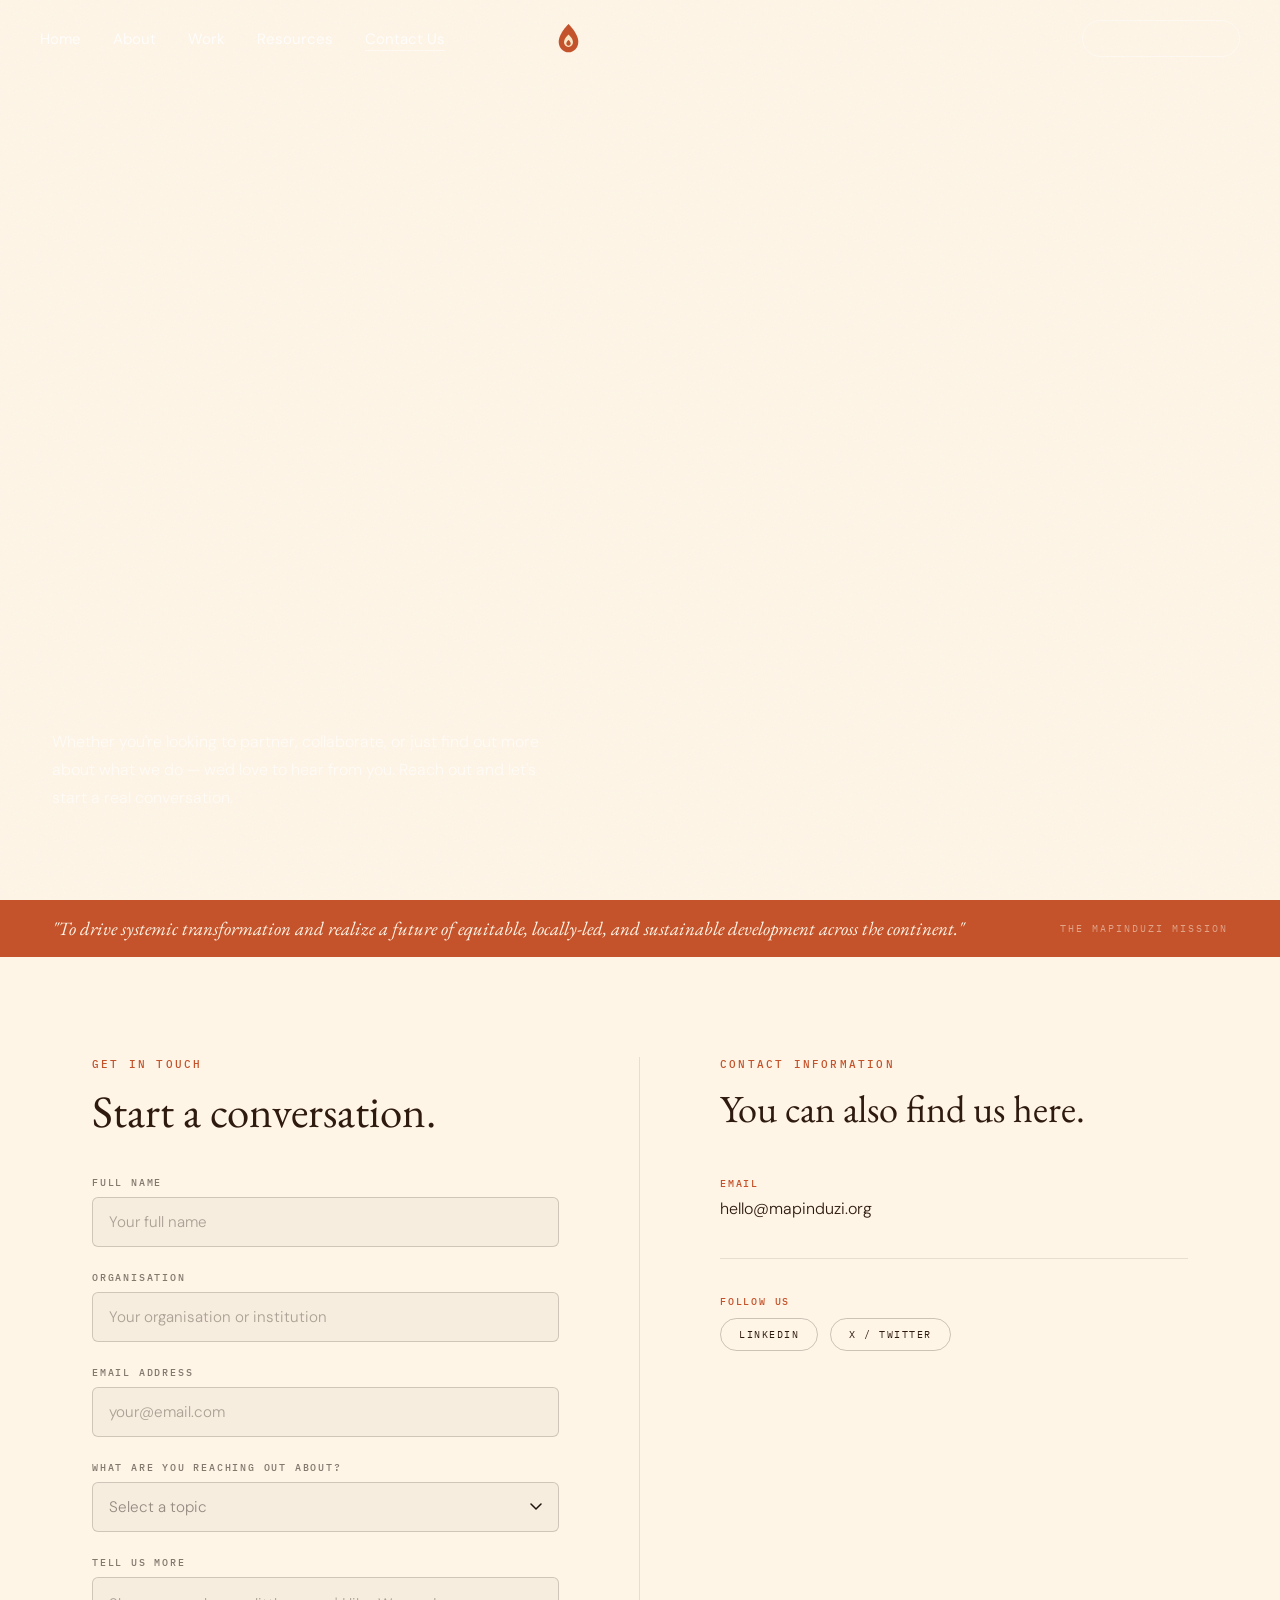
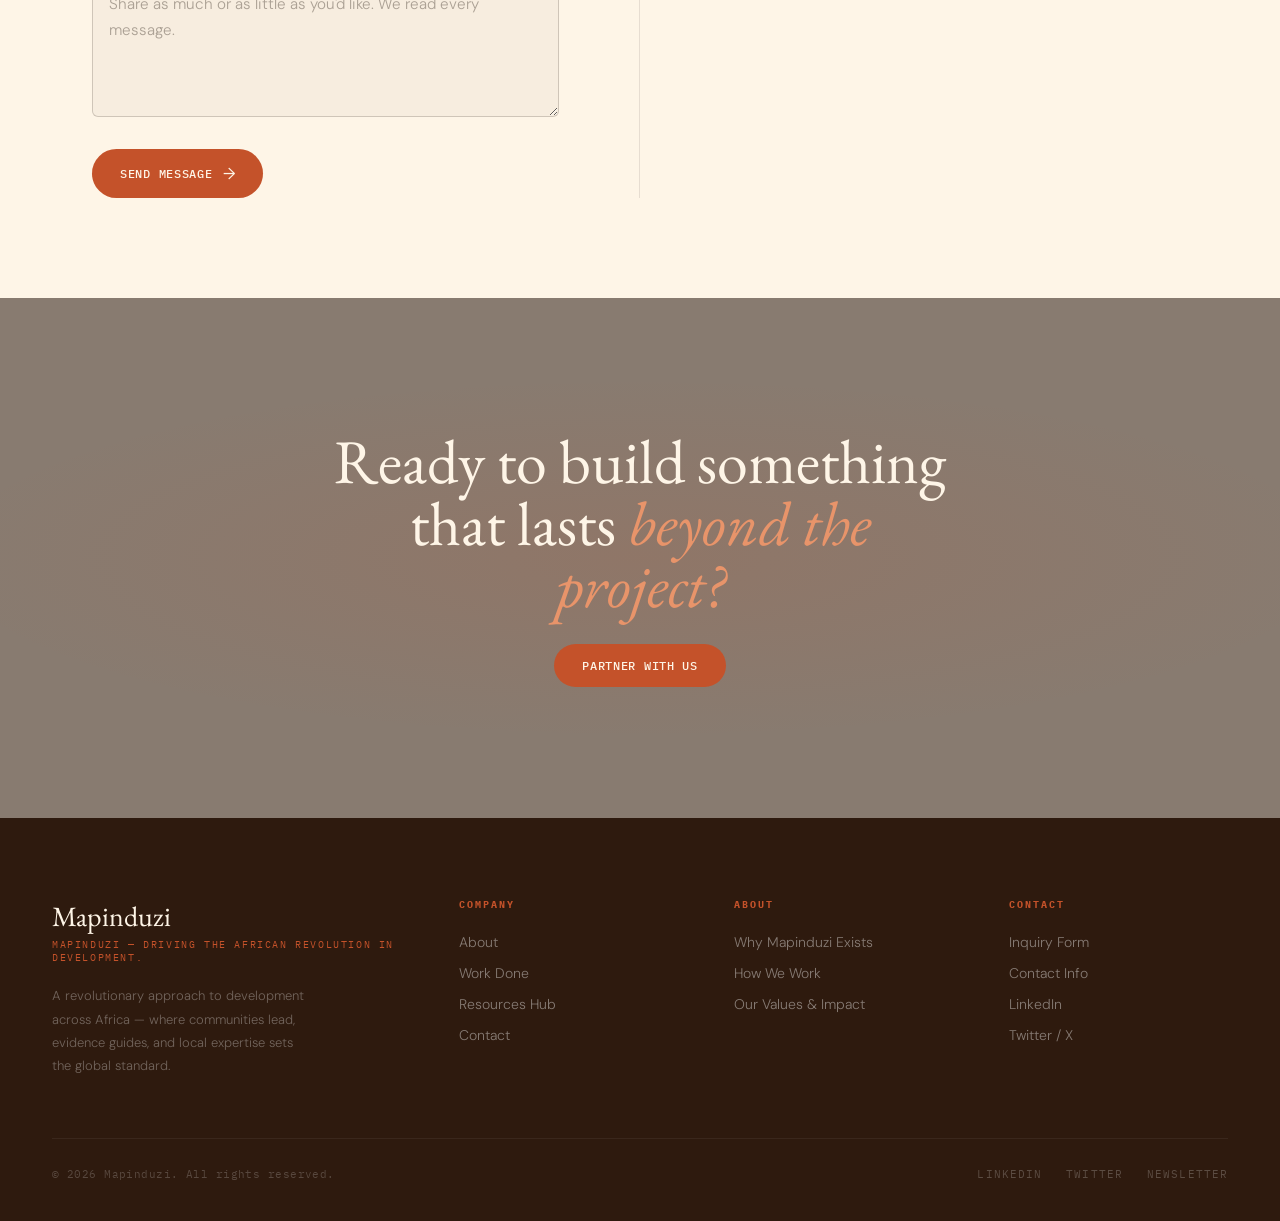
<file: contact.html>
<!DOCTYPE html>
<html lang="en">
<head>
<meta charset="UTF-8">
<meta name="viewport" content="width=device-width, initial-scale=1.0">
<title>Contact — Mapinduzi Firm</title>
<link href="https://fonts.googleapis.com/css2?family=EB+Garamond:ital,wght@0,400;0,500;0,600;1,400;1,500;1,600&family=IBM+Plex+Mono:wght@400;500&family=DM+Sans:ital,wght@0,300;0,400;0,500;1,300&display=swap" rel="stylesheet">
<link rel="stylesheet" href="styles.css">
<style>
/* ── CONTACT PAGE STYLES ── */

.contact-hero-bg {
  position: absolute; inset: 0;
  background-image: url('https://images.unsplash.com/photo-1600880292203-757bb62b4baf?w=1800&q=85');
  background-size: cover;
  background-position: center 30%;
  filter: brightness(0.38);
}

/* LIGHT SECTION WRAPPER */
.contact-section {
  background: var(--white);
}

/* FORM SECTION INNER GRID */
.contact-body {
  display: grid;
  grid-template-columns: 1fr 1fr;
  gap: 0;
  max-width: 1200px;
  margin: 0 auto;
  padding: 100px 52px;
  align-items: start;
}

.contact-form-col {
  padding-right: 80px;
  border-right: 1px solid rgba(30,18,10,0.1);
}

.contact-info-col {
  padding-left: 80px;
}

/* eyebrows — on light bg use brand red */
.contact-form-col .contact-eyebrow,
.contact-info-col .contact-eyebrow {
  display: block;
  font-family: 'IBM Plex Mono', monospace;
  font-size: 11px;
  font-weight: 500;
  letter-spacing: 0.2em;
  text-transform: uppercase;
  color: var(--red);
  margin-bottom: 16px;
}

/* headings — ink on light bg */
.contact-form-col h2,
.contact-info-col h2 {
  font-family: 'EB Garamond', serif;
  font-size: clamp(2rem, 3.5vw, 2.8rem);
  font-weight: 400;
  color: var(--ink);
  line-height: 1.1;
  margin: 0 0 40px;
}

/* FORM FIELDS */
.contact-form {
  display: flex;
  flex-direction: column;
  gap: 24px;
}

.form-field {
  display: flex;
  flex-direction: column;
  gap: 8px;
}

.form-field label {
  font-family: 'IBM Plex Mono', monospace;
  font-size: 10px;
  font-weight: 500;
  letter-spacing: 0.18em;
  text-transform: uppercase;
  color: rgba(30,18,10,0.55);
}

.form-field input,
.form-field select,
.form-field textarea {
  background: rgba(30,18,10,0.03);
  border: 1px solid rgba(30,18,10,0.18);
  border-radius: 6px;
  padding: 14px 16px;
  font-family: 'DM Sans', sans-serif;
  font-size: 0.95rem;
  font-weight: 300;
  color: var(--ink);
  outline: none;
  transition: border-color 0.2s, background 0.2s;
  width: 100%;
  box-sizing: border-box;
}

.form-field input::placeholder,
.form-field textarea::placeholder {
  color: rgba(30,18,10,0.35);
}

.form-field input:focus,
.form-field select:focus,
.form-field textarea:focus {
  border-color: var(--red);
  background: rgba(196,82,42,0.04);
}

.form-field select {
  appearance: none;
  background-image: url("data:image/svg+xml,%3Csvg xmlns='http://www.w3.org/2000/svg' width='12' height='8' viewBox='0 0 12 8'%3E%3Cpath d='M1 1l5 5 5-5' stroke='%231E120A' stroke-width='1.5' fill='none' stroke-linecap='round'/%3E%3C/svg%3E");
  background-repeat: no-repeat;
  background-position: right 16px center;
  cursor: pointer;
  color: rgba(30,18,10,0.45);
}

.form-field select option {
  background: var(--white);
  color: var(--ink);
}

.form-field textarea {
  resize: vertical;
  min-height: 140px;
  line-height: 1.7;
}

.form-submit {
  margin-top: 8px;
  align-self: flex-start;
}

.form-success {
  display: none;
  font-family: 'IBM Plex Mono', monospace;
  font-size: 0.75rem;
  color: var(--red);
  letter-spacing: 0.04em;
  margin-top: 16px;
  padding: 16px;
  border: 1px solid rgba(196,82,42,0.25);
  border-radius: 6px;
  background: rgba(196,82,42,0.06);
}

/* CONTACT INFO COLUMN */
.contact-info-col h2 {
  font-size: clamp(1.8rem, 3vw, 2.4rem);
  margin-bottom: 48px;
}

.contact-info-items {
  display: flex;
  flex-direction: column;
  gap: 36px;
}

.contact-info-item {
  display: flex;
  flex-direction: column;
  gap: 6px;
  padding-bottom: 36px;
  border-bottom: 1px solid rgba(30,18,10,0.1);
}

.contact-info-item:last-child {
  border-bottom: none;
  padding-bottom: 0;
}

.contact-info-item .info-label {
  font-family: 'IBM Plex Mono', monospace;
  font-size: 10px;
  font-weight: 500;
  letter-spacing: 0.18em;
  text-transform: uppercase;
  color: var(--red);
}

.contact-info-item .info-value {
  font-family: 'DM Sans', sans-serif;
  font-size: 1rem;
  font-weight: 300;
  color: var(--ink);
  line-height: 1.6;
}

.contact-info-item .info-value a {
  color: var(--ink);
  text-decoration: none;
  transition: color 0.2s;
}

.contact-info-item .info-value a:hover {
  color: var(--red);
}

.contact-social-links {
  display: flex;
  gap: 12px;
  margin-top: 4px;
}

.contact-social-links a {
  font-family: 'IBM Plex Mono', monospace;
  font-size: 10px;
  letter-spacing: 0.15em;
  text-transform: uppercase;
  color: var(--ink);
  text-decoration: none;
  padding: 9px 18px;
  border: 1px solid rgba(30,18,10,0.22);
  border-radius: 100px;
  transition: border-color 0.2s, color 0.2s;
}

.contact-social-links a:hover {
  border-color: var(--red);
  color: var(--red);
}

/* RESPONSIVE */
@media (max-width: 900px) {
  .contact-body {
    grid-template-columns: 1fr;
    padding: 72px 32px;
    gap: 0;
  }
  .contact-form-col {
    padding-right: 0;
    border-right: none;
    border-bottom: 1px solid rgba(30,18,10,0.1);
    padding-bottom: 64px;
    margin-bottom: 64px;
  }
  .contact-info-col {
    padding-left: 0;
  }
}

@media (max-width: 480px) {
  .contact-body { padding: 56px 20px; }
}
</style>
</head>
<body>

<!-- NAV -->
<nav id="nav">
  <ul class="nav-links">
    <li><a href="index.html">Home</a></li>
    <li><a href="about.html">About</a></li>
    <li><a href="work.html">Work</a></li>
    <li><a href="resources.html">Resources</a></li>
    <li><a href="contact.html" class="active">Contact Us</a></li>
  </ul>

  <a href="index.html" class="nav-logo">
    <svg viewBox="0 0 28 36" fill="none" xmlns="http://www.w3.org/2000/svg">
      <path d="M14 1C14 1 3 11.5 3 21C3 27.6 7.9 33 14 33C20.1 33 25 27.6 25 21C25 11.5 14 1 14 1Z" fill="#C4522A"/>
      <path d="M14 13C14 13 9 17.5 9 21.5C9 24.5 11.2 27 14 27C16.8 27 19 24.5 19 21.5C19 17.5 14 13 14 13Z" fill="#FAE8C8"/>
      <path d="M14 19C14 19 11.5 21 11.5 23C11.5 24.4 12.6 25.5 14 25.5C15.4 25.5 16.5 24.4 16.5 23C16.5 21 14 19 14 19Z" fill="#C4522A"/>
    </svg>
    <span class="nav-logo-text">Mapinduzi</span>
  </a>

  <a href="contact.html" class="nav-cta">Partner With Us</a>
  <button class="nav-hamburger" id="hamburger" aria-label="Open menu">
    <span></span><span></span><span></span>
  </button>
</nav>

<!-- MOBILE NAV DRAWER -->
<div class="nav-drawer" id="navDrawer">
  <button class="nav-drawer-close" id="drawerClose" aria-label="Close menu">×</button>
  <ul>
    <li><a href="index.html" onclick="closeDrawer()">Home</a></li>
    <li><a href="about.html" onclick="closeDrawer()">About</a></li>
    <li><a href="work.html" onclick="closeDrawer()">Work</a></li>
    <li><a href="resources.html" onclick="closeDrawer()">Resources</a></li>
    <li><a href="contact.html" onclick="closeDrawer()">Contact Us</a></li>
  </ul>
  <a href="contact.html" class="btn-pill" onclick="closeDrawer()">Partner With Us</a>
</div>

<!-- HERO -->
<section class="hero">
  <div class="contact-hero-bg"></div>
  <div class="hero-content">
    <h1 class="hero-headline">Let's talk.</h1>
    <p class="hero-sub">Whether you're looking to partner, collaborate, or just find out more about what we do — we'd love to hear from you. Reach out and let's start a real conversation.</p>
  </div>
</section>

<!-- MANIFESTO STRIP -->
<div class="manifesto-strip">
  <p>"To drive systemic transformation and realize a future of equitable, locally-led, and sustainable development across the continent."</p>
  <span>The Mapinduzi Mission</span>
</div>

<!-- CONTACT BODY -->
<div class="contact-section">
<div class="contact-body">

  <!-- FORM -->
  <div class="contact-form-col reveal">
    <span class="contact-eyebrow">Get in Touch</span>
    <h2>Start a conversation.</h2>

    <form class="contact-form" id="contactForm" novalidate>
      <div class="form-field">
        <label for="fullName">Full Name</label>
        <input type="text" id="fullName" name="fullName" placeholder="Your full name" required>
      </div>
      <div class="form-field">
        <label for="organisation">Organisation</label>
        <input type="text" id="organisation" name="organisation" placeholder="Your organisation or institution">
      </div>
      <div class="form-field">
        <label for="email">Email Address</label>
        <input type="email" id="email" name="email" placeholder="your@email.com" required>
      </div>
      <div class="form-field">
        <label for="subject">What are you reaching out about?</label>
        <select id="subject" name="subject" required>
          <option value="" disabled selected>Select a topic</option>
          <option value="partnership">Partnership</option>
          <option value="funding">Funding &amp; Grants</option>
          <option value="research">Research Collaboration</option>
          <option value="speaking">Speaking &amp; Convenings</option>
          <option value="general">General Enquiry</option>
          <option value="other">Other</option>
        </select>
      </div>
      <div class="form-field">
        <label for="message">Tell us more</label>
        <textarea id="message" name="message" placeholder="Share as much or as little as you'd like. We read every message." required></textarea>
      </div>
      <button type="submit" class="btn-pill form-submit">Send Message <span>→</span></button>
      <p class="form-success" id="formSuccess">Thank you — we've received your message and will be in touch within 3–5 business days.</p>
    </form>
  </div>

  <!-- INFO -->
  <div class="contact-info-col reveal">
    <span class="contact-eyebrow">Contact Information</span>
    <h2>You can also find us here.</h2>

    <div class="contact-info-items">
      <div class="contact-info-item">
        <span class="info-label">Email</span>
        <span class="info-value"><a href="mailto:hello@mapinduzi.org">hello@mapinduzi.org</a></span>
      </div>
      <div class="contact-info-item">
        <span class="info-label">Follow us</span>
        <div class="contact-social-links">
          <a href="#">LinkedIn</a>
          <a href="#">X / Twitter</a>
        </div>
      </div>
    </div>
  </div>

</div>
</div>

<!-- CTA BAND -->
<div class="cta-band">
  <div class="cta-band-bg"></div>
  <div class="cta-band-radial"></div>
  <div class="cta-content reveal">
    <h2>Ready to build something that lasts <em>beyond the project?</em></h2>
    <a href="#contactForm" class="btn-pill">Partner with us</a>
  </div>
</div>

<!-- FOOTER -->
<footer>
  <div class="footer-top">
    <div class="footer-brand">
      <span class="footer-brand-name">Mapinduzi</span>
      <span class="footer-brand-tag">Mapinduzi — Driving the African Revolution in Development.</span>
      <p>A revolutionary approach to development across Africa — where communities lead, evidence guides, and local expertise sets the global standard.</p>
    </div>
    <div class="footer-col">
      <h4>Company</h4>
      <ul>
        <li><a href="about.html">About</a></li>
        <li><a href="work.html">Work Done</a></li>
        <li><a href="resources.html">Resources Hub</a></li>
        <li><a href="contact.html">Contact</a></li>
      </ul>
    </div>
    <div class="footer-col">
      <h4>About</h4>
      <ul>
        <li><a href="about.html#why">Why Mapinduzi Exists</a></li>
        <li><a href="about.html#how">How We Work</a></li>
        <li><a href="about.html#values">Our Values & Impact</a></li>
      </ul>
    </div>
    <div class="footer-col">
      <h4>Contact</h4>
      <ul>
        <li><a href="contact.html">Inquiry Form</a></li>
        <li><a href="contact.html">Contact Info</a></li>
        <li><a href="#">LinkedIn</a></li>
        <li><a href="#">Twitter / X</a></li>
      </ul>
    </div>
  </div>
  <div class="footer-bottom">
    <p>© 2026 Mapinduzi. All rights reserved.</p>
    <div class="social-links">
      <a href="#">LinkedIn</a>
      <a href="#">Twitter</a>
      <a href="#">Newsletter</a>
    </div>
  </div>
</footer>

<script>
  // Nav scroll
  const nav = document.getElementById('nav');
  window.addEventListener('scroll', () => {
    nav.classList.toggle('scrolled', window.scrollY > 80);
  });

  // Hamburger / drawer
  const drawer = document.getElementById('navDrawer');
  document.getElementById('hamburger').addEventListener('click', () => {
    drawer.classList.add('open');
    document.body.style.overflow = 'hidden';
  });
  document.getElementById('drawerClose').addEventListener('click', closeDrawer);
  function closeDrawer() {
    drawer.classList.remove('open');
    document.body.style.overflow = '';
  }

  // Scroll reveal
  const obs = new IntersectionObserver((entries) => {
    entries.forEach((e, i) => {
      if (e.isIntersecting) {
        e.target.style.transitionDelay = `${(i % 3) * 0.1}s`;
        e.target.classList.add('in');
        obs.unobserve(e.target);
      }
    });
  }, { threshold: 0.08 });
  document.querySelectorAll('.reveal').forEach(el => obs.observe(el));

  // Form submit
  document.getElementById('contactForm').addEventListener('submit', function(e) {
    e.preventDefault();
    const success = document.getElementById('formSuccess');
    this.querySelectorAll('input, select, textarea').forEach(el => el.disabled = true);
    this.querySelector('.form-submit').style.display = 'none';
    success.style.display = 'block';
  });
</script>
</body>
</html>
</file>
<file: styles.css>
/* ============================================================
   MAPINDUZI — Global Stylesheet
   Fonts: EB Garamond (serif) · IBM Plex Mono (mono) · DM Sans (sans)
   ============================================================ */

/* ── RESET ── */
*, *::before, *::after { margin: 0; padding: 0; box-sizing: border-box; }

/* ── TOKENS ── */
:root {
  --red:    #C4522A;
  --red-lt: #E8946A;
  --amber:  #8B3518;
  --cream:  #FAE8C8;
  --warm:   #F0D4A8;
  --sand:   #D4B88A;
  --ink:    #2E1A0E;
  --ink2:   #3A1A08;
  --muted:  #7A4830;
  --white:  #FEF5E7;

  --gap-xs: 8px;
  --gap-sm: 16px;
  --gap-md: 24px;
  --gap-lg: 52px;
  --gap-xl: 100px;

  --r-pill: 100px;
  --r-card: 6px;
}

/* ── BASE ── */
html { scroll-behavior: smooth; }
body {
  font-family: 'DM Sans', sans-serif;
  background: var(--white);
  color: var(--ink);
  overflow-x: hidden;
}

/* Film grain overlay */
body::before {
  content: '';
  position: fixed; inset: 0; z-index: 9999;
  pointer-events: none; opacity: 0.03;
  background-image: url("data:image/svg+xml,%3Csvg viewBox='0 0 512 512' xmlns='http://www.w3.org/2000/svg'%3E%3Cfilter id='n'%3E%3CfeTurbulence type='fractalNoise' baseFrequency='0.75' numOctaves='4' stitchTiles='stitch'/%3E%3C/filter%3E%3Crect width='100%25' height='100%25' filter='url(%23n)'/%3E%3C/svg%3E");
  background-size: 200px;
}

img { display: block; max-width: 100%; }


/* ============================================================
   BUTTONS
   ============================================================ */
.btn-pill {
  display: inline-flex; align-items: center; gap: 10px;
  align-self: flex-start;
  font-family: 'IBM Plex Mono', monospace;
  font-size: 12px; font-weight: 500; letter-spacing: 0.06em;
  text-transform: uppercase;
  padding: 14px 28px;
  background: var(--red); border-radius: var(--r-pill);
  color: var(--white); text-decoration: none;
  border: none; cursor: pointer;
  transition: background .25s;
  white-space: nowrap;
}
.btn-pill:hover { background: #a83418; }
.btn-pill span { font-family: 'DM Sans', sans-serif; font-size: 16px; font-weight: 400; }

.btn-pill-outline {
  background: transparent;
  border: 1px solid rgba(255,255,255,0.45);
}
.btn-pill-outline:hover { background: var(--red); border-color: var(--red); }

.btn-text {
  font-family: 'IBM Plex Mono', monospace;
  font-size: 12px; letter-spacing: 0.1em;
  text-transform: uppercase; color: var(--muted);
  text-decoration: none; transition: color .2s;
  display: inline-flex; align-items: center; gap: 8px;
  white-space: nowrap;
}
.btn-text:hover { color: var(--red); }


/* ============================================================
   NAV
   ============================================================ */
nav {
  position: fixed; top: 0; left: 0; right: 0; z-index: 500;
  display: flex; align-items: center; justify-content: space-between;
  padding: 20px 40px;
  transition: background .4s, border-color .4s;
}
nav.scrolled {
  background: rgba(46,26,14,0.96);
  backdrop-filter: blur(12px);
  border-bottom: 1px solid rgba(196,82,42,0.2);
}

.nav-links {
  display: flex; gap: 32px; list-style: none;
}
.nav-links a {
  font-size: 15px; font-weight: 400;
  color: rgba(255,255,255,0.85); text-decoration: none;
  transition: opacity .2s;
}
.nav-links a:hover { opacity: 0.55; }
.nav-links a.active {
  border-bottom: 1px solid rgba(255,255,255,0.5);
  padding-bottom: 1px;
}

.nav-logo {
  position: absolute; left: 50%; transform: translateX(-50%);
  display: flex; align-items: center; gap: 9px;
  text-decoration: none;
}
.nav-logo svg { width: 26px; height: 32px; flex-shrink: 0; }
.nav-logo-text {
  font-family: 'EB Garamond', serif;
  font-size: 20px; font-weight: 600; letter-spacing: 0.1em;
  color: var(--white); text-transform: uppercase;
}

.nav-cta {
  font-family: 'IBM Plex Mono', monospace;
  font-size: 12px; font-weight: 500; letter-spacing: 0.04em;
  text-transform: uppercase;
  padding: 10px 22px;
  border: 1px solid rgba(255,255,255,0.45);
  border-radius: var(--r-pill);
  color: var(--white); text-decoration: none;
  transition: all .3s;
}
.nav-cta:hover { background: var(--red); border-color: var(--red); }

/* Hamburger — hidden on desktop */
.nav-hamburger {
  display: none;
  flex-direction: column; gap: 5px;
  background: none; border: none;
  cursor: pointer; padding: 4px;
}
.nav-hamburger span {
  display: block; width: 24px; height: 2px;
  background: var(--white);
  transition: transform .3s, opacity .3s;
}

/* Mobile nav drawer */
.nav-drawer {
  display: none;
  position: fixed; top: 0; left: 0; right: 0; bottom: 0;
  background: rgba(46,26,14,0.98);
  z-index: 490;
  flex-direction: column; align-items: center; justify-content: center;
  gap: 36px;
}
.nav-drawer.open { display: flex; }
.nav-drawer ul {
  list-style: none;
  display: flex; flex-direction: column; align-items: center; gap: 28px;
}
.nav-drawer ul a {
  font-family: 'EB Garamond', serif;
  font-size: 36px; font-weight: 400; letter-spacing: -0.01em;
  color: var(--white); text-decoration: none;
  transition: color .2s;
}
.nav-drawer ul a:hover { color: var(--red-lt); }
.nav-drawer-close {
  position: absolute; top: 28px; right: 40px;
  background: none; border: none;
  font-size: 28px; color: var(--white);
  cursor: pointer; line-height: 1;
}


/* ============================================================
   HERO
   ============================================================ */
.hero {
  height: 100vh; min-height: 600px;
  position: relative; overflow: hidden;
  display: flex; flex-direction: column; justify-content: flex-end;
}
.hero-bg {
  position: absolute; inset: 0;
  background: url('https://images.unsplash.com/photo-1580582932707-520aed937b7b?w=1800&q=85') center/cover no-repeat;
}
.hero-bg::after {
  content: '';
  position: absolute; inset: 0;
  background: linear-gradient(
    to top,
    rgba(30,12,4,0.82) 0%,
    rgba(30,12,4,0.35) 50%,
    rgba(30,12,4,0.08) 100%
  );
}
.hero-content {
  position: relative; z-index: 2;
  padding: 0 52px 88px;
  max-width: 840px;
  display: flex; flex-direction: column; gap: 22px;
}
.hero-headline {
  font-family: 'EB Garamond', serif;
  font-size: clamp(40px, 7.5vw, 96px);
  font-weight: 400; line-height: 1.0;
  color: var(--white); letter-spacing: -0.01em;
}
.hero-sub {
  font-size: 16px; font-weight: 300; line-height: 1.75;
  color: rgba(255,255,255,0.68);
  max-width: 520px;
}


/* ============================================================
   MANIFESTO STRIP
   ============================================================ */
.manifesto-strip {
  background: var(--red);
  padding: 16px 52px;
  display: flex; align-items: center; justify-content: space-between;
  gap: 40px; overflow: hidden;
}
.manifesto-strip p {
  font-family: 'EB Garamond', serif;
  font-size: clamp(14px, 1.6vw, 19px);
  font-weight: 400; font-style: italic;
  color: var(--white);
}
.manifesto-strip span {
  font-family: 'IBM Plex Mono', monospace;
  font-size: 10px; letter-spacing: 0.2em;
  text-transform: uppercase; color: rgba(254,245,231,0.5);
  white-space: nowrap; flex-shrink: 0;
}


/* ============================================================
   WHO WE ARE
   ============================================================ */
.who {
  display: grid;
  grid-template-columns: 48% 52%;
  min-height: 82vh;
}
.who-text {
  background: var(--cream);
  padding: 100px 64px 100px 52px;
  display: flex; flex-direction: column; justify-content: center;
  gap: 28px;
}
.who-eyebrow {
  font-family: 'IBM Plex Mono', monospace;
  font-size: 11px; font-weight: 500; letter-spacing: 0.2em;
  text-transform: uppercase; color: var(--red);
}
.who-text h2 {
  font-family: 'EB Garamond', serif;
  font-size: clamp(38px, 5.5vw, 74px);
  font-weight: 400; line-height: 1.0; color: var(--ink);
}
.who-text h2 em { font-style: italic; color: var(--red); }
.who-text p {
  font-family: 'EB Garamond', serif;
  font-size: 20px; font-weight: 400; line-height: 1.45;
  color: var(--muted); max-width: 440px;
}
.who-text p strong { font-weight: 600; color: var(--ink); }

.who-img {
  position: relative; overflow: hidden;
  background: var(--amber);
  min-height: 480px;
}
.who-img img {
  width: 100%; height: 100%;
  object-fit: cover; object-position: center top;
  filter: saturate(0.85);
  transition: transform .8s ease;
}
.who:hover .who-img img { transform: scale(1.03); }

.who-stat {
  position: absolute; bottom: 48px; right: 40px;
  background: var(--white);
  padding: 20px 28px;
  display: flex; flex-direction: column; gap: 2px;
}
.who-stat-label {
  font-family: 'IBM Plex Mono', monospace;
  font-size: 10px; letter-spacing: 0.14em;
  text-transform: uppercase; color: var(--muted);
  margin-bottom: 4px;
}
.who-stat-n {
  font-family: 'EB Garamond', serif;
  font-size: 64px; font-weight: 400; line-height: 1;
  color: var(--ink);
}
.who-stat-sub {
  font-family: 'IBM Plex Mono', monospace;
  font-size: 10px; letter-spacing: 0.14em;
  text-transform: uppercase; color: var(--muted);
  margin-top: 2px;
}


/* ============================================================
   LOCAL LEADERSHIP
   ============================================================ */
.leadership {
  background: var(--ink2);
  padding: 80px 52px 0;
}
.leadership-text {
  max-width: 660px; margin-bottom: 52px;
  display: flex; flex-direction: column; gap: 24px;
}
.leadership-text h2 {
  font-family: 'EB Garamond', serif;
  font-size: clamp(36px, 5.5vw, 72px);
  font-weight: 400; line-height: 1.0; color: var(--white);
}
.leadership-text h2 em { font-style: italic; color: var(--red-lt); }
.leadership-text p {
  font-family: 'EB Garamond', serif;
  font-size: 20px; font-weight: 400; line-height: 1.45;
  color: rgba(254,245,231,0.55); max-width: 560px;
}

.leadership-img-wrap { position: relative; }
.leadership-img {
  width: 100%; height: 580px;
  object-fit: cover; object-position: center 35%;
}
.leadership-caption {
  position: absolute; bottom: 0; left: 0;
  width: 520px;
  background: rgba(24,10,2,0.84);
  backdrop-filter: blur(6px);
  border-top: 1px solid rgba(255,255,255,0.08);
  border-right: 1px solid rgba(255,255,255,0.06);
  padding: 28px 32px 32px;
  display: flex; flex-direction: column; gap: 16px;
}
.leadership-caption p {
  font-family: 'EB Garamond', serif;
  font-size: 19px; font-weight: 400; line-height: 1.4;
  color: var(--white);
}
.leadership-caption-line {
  border: none; border-top: 1px solid rgba(255,255,255,0.12);
}
.leadership-caption-tag {
  font-family: 'IBM Plex Mono', monospace;
  font-size: 10px; letter-spacing: 0.18em;
  text-transform: uppercase; color: rgba(254,245,231,0.4);
}


/* ============================================================
   SERVICES
   ============================================================ */
.services {
  background: var(--white);
  padding: 100px 52px 0;
}
.services-header {
  display: flex; justify-content: space-between; align-items: flex-end;
  margin-bottom: 52px; gap: 40px;
}
.services-header-left { display: flex; flex-direction: column; gap: 12px; }
.services-eyebrow {
  font-family: 'IBM Plex Mono', monospace;
  font-size: 11px; letter-spacing: 0.2em;
  text-transform: uppercase; color: var(--red);
}
.services-header h2 {
  font-family: 'EB Garamond', serif;
  font-size: clamp(34px, 5vw, 62px);
  font-weight: 400; line-height: 1.0; color: var(--ink);
}
.services-header h2 em { font-style: italic; color: var(--red); }
.services-header p {
  font-size: 15px; font-weight: 300; line-height: 1.75;
  color: var(--muted); max-width: 300px; text-align: right;
}

.services-grid {
  display: grid;
  grid-template-columns: 2fr 1fr 1fr;
  gap: 3px; height: 440px;
}
.svc-card {
  position: relative; overflow: hidden; cursor: pointer;
  background: var(--amber);
}
.svc-bg {
  position: absolute; inset: 0;
  background-size: cover; background-position: center;
  transition: transform .7s cubic-bezier(.25,.46,.45,.94);
}
.svc-overlay {
  position: absolute; inset: 0;
  background: linear-gradient(to top, rgba(18,8,2,0.9) 0%, rgba(18,8,2,0.35) 55%, rgba(18,8,2,0.05) 100%);
  transition: background .4s;
}
.svc-card:hover .svc-bg { transform: scale(1.07); }
.svc-card:hover .svc-overlay {
  background: linear-gradient(to top, rgba(139,53,24,0.92) 0%, rgba(196,82,42,0.55) 50%, rgba(30,12,4,0.1) 100%);
}
.svc-content {
  position: absolute; inset: 0; padding: 24px 28px;
  display: flex; flex-direction: column; justify-content: space-between;
  z-index: 2;
}
.svc-top { display: flex; justify-content: space-between; align-items: flex-start; }
.svc-num {
  font-family: 'IBM Plex Mono', monospace;
  font-size: 12px; letter-spacing: 0.06em;
  color: rgba(255,255,255,0.35);
}
.svc-arrow {
  width: 28px; height: 28px;
  border: 1px solid rgba(255,255,255,0.18);
  display: flex; align-items: center; justify-content: center;
  font-size: 13px; color: rgba(255,255,255,0.4);
  opacity: 0; transform: translateY(-5px);
  transition: opacity .3s, transform .3s;
}
.svc-card:hover .svc-arrow { opacity: 1; transform: translateY(0); }
.svc-tag {
  font-family: 'IBM Plex Mono', monospace;
  font-size: 9px; letter-spacing: 0.2em;
  text-transform: uppercase; color: var(--red-lt);
  display: block; margin-bottom: 8px;
}
.svc-title {
  font-family: 'EB Garamond', serif;
  font-size: clamp(17px, 1.7vw, 24px);
  font-weight: 400; line-height: 1.15; color: var(--white);
}
.svc-card:first-child .svc-title { font-size: clamp(22px, 2.5vw, 34px); }
.svc-desc {
  font-size: 13px; line-height: 1.65; font-weight: 300;
  color: rgba(254,232,200,0.75);
  max-height: 0; overflow: hidden; opacity: 0; margin-top: 0;
  transition: max-height .4s ease, opacity .35s ease, margin-top .3s;
}
.svc-card:hover .svc-desc { max-height: 80px; opacity: 1; margin-top: 10px; }

.services-cta {
  padding: 24px 0 100px;
  display: flex; justify-content: flex-end;
}


/* ============================================================
   NEWS
   ============================================================ */
.news {
  background: var(--cream);
  padding: 100px 52px;
}
.news-inner { max-width: 1200px; margin: 0 auto; }
.news-header {
  display: flex; justify-content: space-between; align-items: flex-end;
  margin-bottom: 52px; gap: 24px; flex-wrap: wrap;
}
.news-header-left { display: flex; flex-direction: column; gap: 14px; }
.news-eyebrow {
  font-family: 'IBM Plex Mono', monospace;
  font-size: 11px; letter-spacing: 0.2em;
  text-transform: uppercase; color: var(--red);
}
.news-header h2 {
  font-family: 'EB Garamond', serif;
  font-size: clamp(30px, 4vw, 52px);
  font-weight: 400; line-height: 1.05; color: var(--ink);
}
.news-grid {
  display: grid;
  grid-template-columns: repeat(3, 1fr);
  gap: 40px;
}
.news-card {
  background: transparent; overflow: hidden;
  text-decoration: none; color: inherit;
  display: flex; flex-direction: column;
  transition: opacity .25s;
}
.news-card:hover { opacity: 0.75; }
.news-card-img {
  aspect-ratio: 3/2; overflow: hidden; background: var(--sand);
  margin-bottom: 16px;
}
.news-card-img img {
  width: 100%; height: 100%; object-fit: cover;
  transition: transform .6s ease;
}
.news-card:hover .news-card-img img { transform: scale(1.04); }
.news-card-body { flex: 1; }
.news-card h3 {
  font-family: 'DM Sans', sans-serif;
  font-size: 17px; font-weight: 500; line-height: 1.3;
  margin-bottom: 8px; color: var(--ink);
}
.news-card p {
  font-family: 'DM Sans', sans-serif;
  font-size: 14px; line-height: 1.6; font-weight: 300;
  color: var(--muted); margin-bottom: 14px;
}
.news-pill {
  display: inline-block;
  font-family: 'DM Sans', sans-serif;
  font-size: 12px; font-weight: 400;
  color: var(--ink); border: 1px solid rgba(30,18,10,0.3);
  border-radius: 100px; padding: 3px 12px;
}


/* ============================================================
   CTA BAND
   ============================================================ */
.cta-band {
  height: 520px; position: relative; overflow: hidden;
  display: flex; align-items: center; justify-content: center;
}
.cta-band-bg {
  position: absolute; inset: 0;
  background: url('https://images.unsplash.com/photo-1469474968028-56623f02e42e?w=1800&q=85') center/cover no-repeat;
}
.cta-band-bg::after {
  content: ''; position: absolute; inset: 0;
  background: rgba(30,12,4,0.52);
}
.cta-band-radial {
  position: absolute; inset: 0; z-index: 1;
  background: radial-gradient(ellipse 80% 50% at 50% 50%, rgba(196,82,42,0.12) 0%, transparent 70%);
}
.cta-content {
  position: relative; z-index: 2;
  display: flex; flex-direction: column; gap: 28px;
  align-items: center; text-align: center;
  max-width: 700px; padding: 0 40px;
}
.cta-content h2 {
  font-family: 'EB Garamond', serif;
  font-size: clamp(34px, 5vw, 62px);
  font-weight: 400; line-height: 1.0; color: var(--white);
}
.cta-content h2 em { font-style: italic; color: var(--red-lt); }
/* Center the button explicitly */
.cta-content .btn-pill { align-self: center; }


/* ============================================================
   FOOTER
   ============================================================ */
footer { background: var(--ink); padding: 80px 52px 40px; }
.footer-top {
  display: grid; grid-template-columns: 1.6fr 1fr 1fr 1fr;
  gap: 56px; padding-bottom: 60px;
  border-bottom: 1px solid rgba(255,255,255,0.06);
}
.footer-brand-name {
  font-family: 'EB Garamond', serif;
  font-size: 28px; font-weight: 400; color: var(--white);
  margin-bottom: 4px; display: block;
}
.footer-brand-tag {
  font-family: 'IBM Plex Mono', monospace;
  font-size: 10px; letter-spacing: 0.16em;
  text-transform: uppercase; color: var(--red);
  display: block; margin-bottom: 20px;
}
.footer-brand p {
  font-size: 13px; line-height: 1.8; font-weight: 300;
  color: rgba(255,255,255,0.32); max-width: 260px;
}
.footer-col h4 {
  font-family: 'IBM Plex Mono', monospace;
  font-size: 10px; letter-spacing: 0.2em;
  text-transform: uppercase; color: var(--red);
  margin-bottom: 20px;
}
.footer-col ul { list-style: none; }
.footer-col li { margin-bottom: 10px; }
.footer-col a {
  font-size: 14px; font-weight: 300; color: rgba(255,255,255,0.42);
  text-decoration: none; transition: color .2s;
}
.footer-col a:hover { color: var(--red-lt); }
.footer-bottom {
  padding-top: 28px;
  display: flex; justify-content: space-between; align-items: center;
  flex-wrap: wrap; gap: 16px;
}
.footer-bottom p {
  font-family: 'IBM Plex Mono', monospace;
  font-size: 11px; color: rgba(255,255,255,0.2); letter-spacing: 0.04em;
}
.social-links { display: flex; gap: 24px; }
.social-links a {
  font-family: 'IBM Plex Mono', monospace;
  font-size: 11px; letter-spacing: 0.1em; text-transform: uppercase;
  color: rgba(255,255,255,0.22); text-decoration: none; transition: color .2s;
}
.social-links a:hover { color: var(--red-lt); }


/* ============================================================
   ABOUT — HERO
   ============================================================ */
.about-hero {
  height: 936px; min-height: 700px;
  position: relative; overflow: hidden;
  display: flex; flex-direction: column; justify-content: flex-end;
}
.about-hero-bg {
  position: absolute; inset: 0;
  background: url('https://images.unsplash.com/photo-1488521787991-ed7bbaae773c?w=1800&q=85') center/cover no-repeat;
}
.about-hero-bg::after {
  content: '';
  position: absolute; inset: 0;
  background: linear-gradient(to bottom, rgba(0,0,0,0.5), rgba(46,26,14,0.65));
}
.about-hero .hero-content {
  max-width: 760px;
  gap: 26px;
}
.about-hero .hero-headline {
  font-size: clamp(44px, 6.5vw, 72px);
}
.about-hero .hero-sub {
  font-family: 'EB Garamond', serif;
  font-size: 22px; font-weight: 400; line-height: 1.35;
  color: rgba(254,245,231,0.8);
  letter-spacing: -0.01em;
  max-width: 660px;
}

/* ============================================================
   ABOUT — STATEMENT
   ============================================================ */
.statement {
  background: var(--white);
  padding: 85px 52px 0;
  position: relative;
}
.statement-title {
  max-width: 664px;
  display: flex; flex-direction: column; gap: 24px;
  margin-bottom: 60px;
}
.statement h2 {
  font-family: 'EB Garamond', serif;
  font-size: clamp(34px, 5.5vw, 62px);
  font-weight: 400; line-height: 1.0;
  color: var(--ink);
}
.statement h2 em { font-style: italic; color: var(--red); }
.statement-body {
  font-family: 'EB Garamond', serif;
  font-size: 22px; font-weight: 400; line-height: 1.3;
  color: var(--muted); max-width: 620px;
}
.statement-img-wrap { position: relative; overflow: hidden; border-radius: 10px; }
.statement-img {
  width: 100%; height: 560px;
  object-fit: cover; display: block;
}
.statement-card {
  position: absolute; bottom: 0; left: 0;
  width: 560px;
  background: rgba(30,12,4,0.88);
  border-top: 1px solid rgba(250,232,200,0.15);
  border-right: 1px solid rgba(250,232,200,0.15);
  border-radius: 0 10px 0 0;
  padding: 28px 32px;
  display: flex; flex-direction: column; gap: 20px;
  z-index: 2;
  backdrop-filter: blur(2px);
}
.statement-card p {
  font-family: 'EB Garamond', serif;
  font-size: 22px; font-weight: 400; line-height: 1.3;
  color: var(--white);
}
.statement-card hr { border: none; border-top: 1px solid rgba(250,232,200,0.2); }
.statement-card span {
  font-family: 'IBM Plex Mono', monospace;
  font-size: 13px; color: var(--cream);
  text-transform: uppercase; letter-spacing: 0.01em; line-height: 1.3;
}
.statement-spacer { height: 0; }

/* ============================================================
   ABOUT — SHIFT (mission/vision)
   ============================================================ */
.shift {
  display: grid;
  grid-template-columns: 48.5% 51.5%;
  min-height: 612px;
}
.shift-text {
  background: var(--ink2);
  padding: 80px 52px;
  display: flex; align-items: center;
}
.shift-text-inner {
  display: flex; flex-direction: column; gap: 36px;
  max-width: 520px;
}
.shift-eyebrow {
  font-family: 'IBM Plex Mono', monospace;
  font-size: 11px; font-weight: 500; letter-spacing: 0.2em;
  text-transform: uppercase; color: var(--red-lt);
  display: flex; align-items: center; gap: 12px;
}
.shift-eyebrow::before {
  content: ''; display: block;
  width: 28px; height: 1px; background: var(--red-lt);
}
.shift-text h2 {
  font-family: 'EB Garamond', serif;
  font-size: clamp(36px, 5vw, 62px);
  font-weight: 400; line-height: 1.0;
  color: var(--white);
}
.shift-text h2 em { font-style: italic; color: var(--red-lt); }
.shift-text p {
  font-family: 'EB Garamond', serif;
  font-size: 20px; font-weight: 400; line-height: 1.35;
  color: rgba(254,245,231,0.6);
}
.shift-text p strong { font-weight: 500; color: var(--white); }
.shift-img { overflow: hidden; }
.shift-img img {
  width: 100%; height: 100%;
  object-fit: cover; display: block;
  transition: transform .8s ease;
}
.shift:hover .shift-img img { transform: scale(1.03); }

/* ============================================================
   ABOUT — HOW WE WORK
   ============================================================ */
.how {
  background: var(--white);
  padding: 80px 52px;
  display: flex; flex-direction: column; gap: 0;
}
.how-header {
  display: flex; flex-direction: column; gap: 20px;
  max-width: 620px; margin-bottom: 60px;
}
.how-label {
  font-family: 'IBM Plex Mono', monospace;
  font-size: 12px; text-transform: uppercase;
  letter-spacing: 0.12em; color: var(--red);
}
.how-header h2 {
  font-family: 'EB Garamond', serif;
  font-size: clamp(34px, 5.5vw, 62px);
  font-weight: 400; line-height: 1.0;
  color: var(--ink);
}
.how-header h2 em { font-style: italic; color: var(--amber); }

.how-row {
  border-top: 1px solid rgba(122,72,48,0.2);
  display: grid;
  grid-template-columns: 420px 1fr;
  gap: 32px; align-items: start;
  padding: 28px 0;
}
.how-row:last-child { border-bottom: 1px solid rgba(122,72,48,0.2); }
.how-row-left { position: relative; }
.how-row-num {
  font-family: 'EB Garamond', serif;
  font-size: 18px; font-weight: 500;
  color: var(--muted); letter-spacing: -0.02em;
  display: block; margin-bottom: 4px;
}
.how-row-title {
  font-family: 'EB Garamond', serif;
  font-size: clamp(36px, 4vw, 52px);
  font-weight: 400; color: var(--ink);
  letter-spacing: -0.04em; line-height: 1.0;
}
.how-row-right {
  display: grid;
  grid-template-columns: 1fr 400px;
  gap: 32px; align-items: start;
  padding-top: 6px;
}
.how-row-desc {
  font-family: 'EB Garamond', serif;
  font-size: 19px; font-weight: 400;
  line-height: 1.35; color: var(--muted);
}
.how-row-img {
  height: 240px; border-radius: var(--r-card);
  overflow: hidden;
}
.how-row-img img {
  width: 100%; height: 100%;
  object-fit: cover; display: block;
  transition: transform .6s ease;
}
.how-row:hover .how-row-img img { transform: scale(1.04); }

/* ============================================================
   ABOUT — TEAM
   ============================================================ */
.team {
  background: var(--ink);
  padding: 100px 52px;
  display: flex; flex-direction: column;
  align-items: center; gap: 72px;
}
.team-header {
  display: flex; flex-direction: column; gap: 20px;
  align-items: center; text-align: center;
  max-width: 640px;
}
.team-header h2 {
  font-family: 'EB Garamond', serif;
  font-size: clamp(36px, 5vw, 62px);
  font-weight: 400; line-height: 1.0; color: var(--white);
}
.team-header p {
  font-family: 'EB Garamond', serif;
  font-size: 20px; font-weight: 400; line-height: 1.35;
  color: rgba(255,255,255,0.7);
}
.team-grid {
  display: grid;
  grid-template-columns: 1fr 1fr;
  gap: 32px; width: 100%; max-width: 1000px;
  align-items: start;
}
.team-card { display: flex; flex-direction: column; gap: 24px; }
.team-card-img {
  height: 520px; border-radius: var(--r-card);
  overflow: hidden;
}
.team-card-img img {
  width: 100%; height: 100%;
  object-fit: cover; object-position: center top;
  display: block; transition: transform .7s ease;
}
.team-card:hover .team-card-img img { transform: scale(1.04); }
.team-card-body { display: flex; flex-direction: column; gap: 16px; }
.team-card-name {
  font-family: 'IBM Plex Mono', monospace;
  font-size: 22px; color: var(--white);
  text-transform: uppercase; letter-spacing: -0.03em; line-height: 1.2;
}
.team-card-role {
  font-family: 'IBM Plex Mono', monospace;
  font-size: 16px; color: rgba(254,245,231,0.5);
  text-transform: uppercase; letter-spacing: -0.03em; line-height: 1.2;
}
.team-card-bio {
  font-family: 'EB Garamond', serif;
  font-size: 18px; font-weight: 400; line-height: 1.45;
  color: rgba(254,245,231,0.8);
}
.team-read-more {
  display: inline-flex; align-items: center;
  background: rgba(254,245,231,0.08);
  border: 0.5px solid rgba(254,245,231,0.18);
  border-radius: 4px; padding: 6px 12px;
  font-family: 'IBM Plex Mono', monospace;
  font-size: 10px; color: var(--white);
  text-decoration: none; letter-spacing: 0.04em;
  text-transform: uppercase; align-self: flex-start;
  transition: background .2s;
}
.team-read-more:hover { background: rgba(254,245,231,0.16); }

/* ============================================================
   ABOUT — VALUES
   ============================================================ */
.values {
  background: var(--cream);
  padding: 100px 52px;
  display: flex; flex-direction: column; gap: 64px;
}
.values-header { display: flex; flex-direction: column; gap: 20px; max-width: 620px; }
.values-label {
  font-family: 'IBM Plex Mono', monospace;
  font-size: 12px; text-transform: uppercase;
  letter-spacing: 0.12em; color: var(--red);
}
.values-header h2 {
  font-family: 'EB Garamond', serif;
  font-size: clamp(34px, 4.5vw, 56px);
  font-weight: 400; line-height: 1.05; color: var(--ink);
}
.values-header h2 em { font-style: italic; color: var(--amber); display: block; }
.values-grid {
  display: grid;
  grid-template-columns: repeat(3, 1fr);
  gap: 48px;
}
.value-card {
  background: transparent;
  display: flex; flex-direction: column; gap: 0;
}
.value-icon {
  width: 36px; height: 36px;
  color: var(--ink); margin-bottom: 24px;
}
.value-card h4 {
  font-family: 'DM Sans', sans-serif;
  font-size: 17px; font-weight: 600;
  color: var(--ink); line-height: 1.3; margin-bottom: 16px;
}
.value-card p {
  font-family: 'DM Sans', sans-serif;
  font-size: 15px; font-weight: 300; line-height: 1.75;
  color: var(--muted); flex: 1; margin-bottom: 28px;
}

/* ============================================================
   ABOUT — RESPONSIVE TABLET (max 1024px)
   ============================================================ */
@media (max-width: 1024px) {
  .about-hero { height: auto; min-height: 80vh; }
  .about-hero .hero-content { padding: 0 32px 72px; }

  .statement { padding: 64px 32px 0; }
  .statement-card { width: 80%; }
  .statement-img { height: 440px; }

  .shift { grid-template-columns: 1fr; }
  .shift-img { height: 420px; }
  .shift-img img { height: 100%; }
  .shift-text { padding: 64px 32px; }

  .how { padding: 80px 32px; }
  .how-row { grid-template-columns: 280px 1fr; }
  .how-row-right { grid-template-columns: 1fr; }
  .how-row-img { height: 220px; width: 100%; }

  .team { padding: 80px 32px; }
  .team-grid { max-width: 100%; }
  .team-card-img { height: 420px; }

  .values { padding: 80px 32px; }
  .values-grid { grid-template-columns: 1fr 1fr; }
}

/* ============================================================
   ABOUT — RESPONSIVE MOBILE (max 768px)
   ============================================================ */
@media (max-width: 768px) {
  .about-hero { min-height: 100svh; }
  .about-hero .hero-content { padding: 0 20px 60px; }
  .about-hero .hero-sub { font-size: 18px; }

  .statement { padding: 52px 20px 0; }
  .statement-title { margin-bottom: 40px; }
  .statement-body { font-size: 19px; }
  .statement-img { height: 300px; }
  .statement-card { width: 100%; border-radius: 0; border-right: none; padding: 24px 20px; }
  .statement-card p { font-size: 19px; }

  .shift { grid-template-columns: 1fr; }
  .shift-text { padding: 52px 20px; order: 2; }
  .shift-img { order: 1; height: 320px; }
  .shift:hover .shift-img img { transform: none; }

  .how { padding: 64px 20px; }
  .how-header { margin-bottom: 40px; }
  .how-row {
    grid-template-columns: 1fr;
    gap: 16px; padding: 24px 0;
  }
  .how-row-right { grid-template-columns: 1fr; }
  .how-row-img { height: 220px; }
  .how-row-title { font-size: 36px; }

  .team { padding: 64px 20px; gap: 48px; }
  .team-grid { grid-template-columns: 1fr; max-width: 480px; }
  .team-card-img { height: 440px; }

  .values { padding: 64px 20px; }
  .values-grid { grid-template-columns: 1fr; }
}

@media (max-width: 480px) {
  .statement { padding: 48px 16px 0; }
  .shift-text { padding: 48px 16px; }
  .how { padding: 52px 16px; }
  .team { padding: 52px 16px; }
  .values { padding: 52px 16px; }
}

/* ============================================================
   REVEAL ANIMATION
   ============================================================ */
.reveal {
  opacity: 0; transform: translateY(22px);
  transition: opacity .8s ease, transform .8s ease;
}
.reveal.in { opacity: 1; transform: translateY(0); }


/* ============================================================
   RESPONSIVE — TABLET  (max 1024px)
   ============================================================ */
@media (max-width: 1024px) {
  nav { padding: 18px 28px; }

  .hero-content { padding: 0 32px 72px; }

  .manifesto-strip { padding: 16px 32px; }
  .manifesto-strip span { display: none; }

  .who-text { padding: 72px 48px 72px 32px; }
  .who-stat { bottom: 32px; right: 24px; }

  .leadership { padding: 64px 32px 0; }
  .leadership-caption { width: 100%; position: relative; }

  .services { padding: 80px 32px 0; }
  .services-header { flex-direction: column; align-items: flex-start; gap: 20px; }
  .services-header p { text-align: left; max-width: 100%; }
  .services-grid {
    grid-template-columns: 1fr 1fr;
    height: auto;
  }
  .services-grid .svc-card { height: 300px; }
  .services-grid .svc-card:first-child {
    grid-column: 1 / -1;
    height: 360px;
  }
  .services-cta { padding-bottom: 80px; }

  .news { padding: 80px 32px; }
  .news-grid { grid-template-columns: 1fr 1fr; gap: 28px; }
  .news-grid .news-card:last-child { display: none; }

  .cta-content { max-width: 580px; }

  footer { padding: 64px 32px 32px; }
  .footer-top { grid-template-columns: 1fr 1fr; gap: 40px; }
}


/* ============================================================
   RESOURCES HUB
   ============================================================ */

/* Hero */
.resources-hero-bg {
  position: absolute; inset: 0;
  background: url('https://images.unsplash.com/photo-1517486808906-6ca8b3f04846?w=1800&q=85') center/cover no-repeat;
}
.resources-hero-bg::after {
  content: '';
  position: absolute; inset: 0;
  background: linear-gradient(
    rgba(30,12,4,0.78) 0%,
    rgba(30,12,4,0.35) 55%,
    rgba(30,12,4,0.10) 100%
  );
}

/* Shared section header pattern */
.res-eyebrow {
  font-family: 'IBM Plex Mono', monospace;
  font-size: 11px; font-weight: 500; letter-spacing: 0.2em;
  text-transform: uppercase; color: var(--red);
}
.res-eyebrow--light { color: rgba(254,245,231,0.5); }

.res-section-header {
  max-width: 700px;
  display: flex; flex-direction: column; gap: 18px;
  margin-bottom: 56px;
}
.res-section-header h2 {
  font-family: 'EB Garamond', serif;
  font-size: clamp(34px, 5vw, 58px);
  font-weight: 400; line-height: 1.0;
  color: var(--ink);
}
.res-section-header h2 em { font-style: italic; color: var(--red); }
.res-section-header--light h2 { color: var(--white); }

.res-intro {
  font-family: 'EB Garamond', serif;
  font-size: 20px; font-weight: 400; line-height: 1.4;
  color: var(--muted); max-width: 600px;
}
.res-intro--light { color: rgba(254,245,231,0.65); }


/* ── GALLERY ── */
.res-gallery {
  background: var(--white);
  padding: 100px 52px 0;
}
.res-gallery-grid {
  display: grid;
  grid-template-columns: repeat(3, 1fr);
  grid-auto-rows: 300px;
  gap: 3px;
}
.res-gallery-item {
  overflow: hidden;
  border-radius: 4px;
}
.res-gallery-item.wide { grid-column: span 2; }
.res-gallery-item.tall { grid-row: span 2; }
.res-gallery-item img {
  width: 100%; height: 100%;
  object-fit: cover;
  transition: transform 0.55s ease;
  display: block;
}
.res-gallery-item:hover img { transform: scale(1.04); }


/* ── BLOG ── */
.res-blog {
  background: var(--cream);
  padding: 100px 52px;
}
.res-blog-inner { max-width: 1400px; }

.res-blog-filters {
  display: flex; gap: 10px; flex-wrap: wrap;
  margin-bottom: 52px;
}
.res-filter {
  font-family: 'IBM Plex Mono', monospace;
  font-size: 11px; font-weight: 500; letter-spacing: 0.1em;
  text-transform: uppercase;
  padding: 9px 20px;
  border-radius: var(--r-pill);
  border: 1px solid var(--sand);
  background: transparent;
  color: var(--muted);
  cursor: pointer;
  transition: all .2s;
  white-space: nowrap;
}
.res-filter:hover { border-color: var(--red); color: var(--red); }
.res-filter.active {
  background: var(--red); border-color: var(--red);
  color: var(--white);
}

.res-blog-grid {
  display: grid;
  grid-template-columns: repeat(3, 1fr);
  gap: 24px;
  margin-bottom: 48px;
}

.res-blog-more { display: flex; }


/* ── REPORTS ── */
.res-reports {
  background: var(--white);
  padding: 100px 52px;
}
.res-reports-grid {
  display: grid;
  grid-template-columns: 1fr 1fr;
  gap: 2px;
}
.res-report-card {
  padding: 44px 40px;
  border-top: 1px solid var(--warm);
  display: flex; flex-direction: column; gap: 20px;
  transition: background .2s;
}
.res-report-card:hover { background: var(--cream); }
.res-report-top {
  display: flex; justify-content: space-between; align-items: flex-start;
}
.res-report-tag {
  font-family: 'IBM Plex Mono', monospace;
  font-size: 10px; font-weight: 500; letter-spacing: 0.18em;
  text-transform: uppercase; color: var(--red);
}
.res-report-num {
  font-family: 'IBM Plex Mono', monospace;
  font-size: 11px; color: var(--sand);
  letter-spacing: 0.1em;
}
.res-report-card h3 {
  font-family: 'EB Garamond', serif;
  font-size: clamp(20px, 2vw, 26px);
  font-weight: 400; line-height: 1.15;
  color: var(--ink);
}
.res-report-card p {
  font-family: 'DM Sans', sans-serif;
  font-size: 15px; font-weight: 300; line-height: 1.7;
  color: var(--muted);
}


/* ── DATA VISUALISATION ── */
.res-dataviz {
  background: var(--ink2);
  padding: 100px 52px;
}
.res-dataviz-inner { max-width: 1400px; }
.res-dataviz-placeholder {
  border: 1px solid rgba(250,232,200,0.12);
  border-radius: 10px;
  overflow: hidden;
}
.res-dataviz-mock {
  display: grid;
  grid-template-columns: 1fr 1fr;
  min-height: 380px;
}
.res-dataviz-bars {
  display: flex; align-items: flex-end; gap: 16px;
  padding: 48px 52px;
  border-right: 1px solid rgba(250,232,200,0.08);
}
.res-bar {
  flex: 1;
  background: rgba(196,82,42,0.35);
  border-top: 2px solid var(--red);
  border-radius: 3px 3px 0 0;
  display: flex; align-items: flex-end; justify-content: center;
  padding-bottom: 10px;
  transition: background .3s;
}
.res-bar:hover { background: rgba(196,82,42,0.55); }
.res-bar span {
  font-family: 'IBM Plex Mono', monospace;
  font-size: 9px; letter-spacing: 0.12em;
  text-transform: uppercase;
  color: rgba(254,245,231,0.4);
  writing-mode: vertical-rl;
  transform: rotate(180deg);
}
.res-dataviz-label {
  padding: 48px 52px;
  display: flex; flex-direction: column; justify-content: center; gap: 20px;
}
.res-dataviz-label p {
  font-family: 'EB Garamond', serif;
  font-size: 19px; font-weight: 400; line-height: 1.5;
  color: rgba(254,245,231,0.5);
}


/* ── NEWSLETTER ── */
.res-newsletter {
  background: var(--red);
  padding: 80px 52px;
}
.res-newsletter-inner {
  display: flex; align-items: center;
  justify-content: space-between; gap: 60px;
  max-width: 1200px;
}
.res-newsletter-text {
  display: flex; flex-direction: column; gap: 14px;
  max-width: 480px;
}
.res-newsletter-text h2 {
  font-family: 'EB Garamond', serif;
  font-size: clamp(30px, 4vw, 48px);
  font-weight: 400; line-height: 1.05;
  color: var(--white);
}
.res-newsletter-text h2 em { font-style: italic; color: var(--cream); }
.res-newsletter-text p {
  font-family: 'DM Sans', sans-serif;
  font-size: 15px; font-weight: 300; line-height: 1.7;
  color: rgba(254,245,231,0.75);
}
.res-newsletter-form { flex: 1; max-width: 520px; }
.res-newsletter-input-wrap {
  display: flex; gap: 0;
  border: 1px solid rgba(254,245,231,0.4);
  border-radius: var(--r-pill);
  overflow: hidden;
  background: rgba(254,245,231,0.1);
}
.res-newsletter-input {
  flex: 1;
  background: transparent;
  border: none; outline: none;
  padding: 16px 24px;
  font-family: 'DM Sans', sans-serif;
  font-size: 15px; color: var(--white);
}
.res-newsletter-input::placeholder { color: rgba(254,245,231,0.45); }
.res-newsletter-btn {
  border-radius: 0 var(--r-pill) var(--r-pill) 0;
  background: var(--white);
  color: var(--red);
  align-self: stretch;
  font-size: 11px;
  padding: 0 28px;
}
.res-newsletter-btn:hover { background: var(--cream); }
.res-newsletter-btn span { color: var(--red); }


/* ── RESOURCES RESPONSIVE ── */
@media (max-width: 1024px) {
  .res-gallery { padding: 80px 32px 0; }
  .res-gallery-grid { grid-auto-rows: 240px; }

  .res-blog { padding: 80px 32px; }
  .res-blog-grid { grid-template-columns: 1fr 1fr; }

  .res-reports { padding: 80px 32px; }

  .res-dataviz { padding: 80px 32px; }
  .res-dataviz-mock { grid-template-columns: 1fr; }
  .res-dataviz-bars { border-right: none; border-bottom: 1px solid rgba(250,232,200,0.08); }

  .res-newsletter { padding: 64px 32px; }
  .res-newsletter-inner { flex-direction: column; align-items: flex-start; gap: 40px; }
  .res-newsletter-form { width: 100%; max-width: 100%; }
}

@media (max-width: 768px) {
  .res-gallery { padding: 64px 20px 0; }
  .res-gallery-grid {
    grid-template-columns: 1fr 1fr;
    grid-auto-rows: 200px;
  }
  .res-gallery-item.wide { grid-column: span 2; }
  .res-gallery-item.tall { grid-row: span 1; }

  .res-blog { padding: 64px 20px; }
  .res-blog-grid { grid-template-columns: 1fr; }
  .res-blog-filters { gap: 8px; }
  .res-filter { font-size: 10px; padding: 8px 14px; }

  .res-reports { padding: 64px 20px; }
  .res-reports-grid { grid-template-columns: 1fr; }
  .res-report-card { padding: 32px 24px; }

  .res-dataviz { padding: 64px 20px; }
  .res-dataviz-bars { padding: 32px 24px; }
  .res-dataviz-label { padding: 32px 24px; }

  .res-newsletter { padding: 56px 20px; }
  .res-newsletter-input-wrap { flex-direction: column; border-radius: 10px; }
  .res-newsletter-input { padding: 16px 20px; }
  .res-newsletter-btn { border-radius: 0 0 10px 10px; padding: 16px 20px; align-self: auto; }
}

@media (max-width: 480px) {
  .res-gallery-grid {
    grid-template-columns: 1fr;
    grid-auto-rows: 220px;
  }
  .res-gallery-item.wide { grid-column: span 1; }
}


/* ============================================================
   RESPONSIVE — MOBILE  (max 768px)
   ============================================================ */
@media (max-width: 768px) {

  /* Nav */
  nav { padding: 16px 20px; }
  .nav-links { display: none; }
  .nav-logo { position: static; transform: none; }
  .nav-hamburger { display: flex; }
  .nav-cta { display: none; }

  /* Hero */
  .hero { min-height: 100svh; }
  .hero-content { padding: 0 20px 60px; gap: 18px; }
  .hero-sub { font-size: 15px; max-width: 100%; }

  /* Manifesto */
  .manifesto-strip { padding: 14px 20px; }

  /* Who We Are — stack */
  .who { grid-template-columns: 1fr; grid-template-rows: auto auto; }
  .who-text {
    padding: 60px 20px;
    gap: 20px;
    order: 2;
  }
  .who-text p { font-size: 18px; max-width: 100%; }
  .who-img { order: 1; min-height: 56vw; max-height: 480px; }
  .who-img img { height: 100%; }
  .who-stat { bottom: 20px; right: 20px; }
  .who-stat-n { font-size: 48px; }
  .who:hover .who-img img { transform: none; }

  /* Leadership */
  .leadership { padding: 56px 20px 0; }
  .leadership-text { margin-bottom: 36px; }
  .leadership-text p { font-size: 18px; }
  .leadership-img { height: 280px; object-position: center 25%; }
  .leadership-caption {
    width: 100%; position: relative;
    padding: 24px 20px;
  }
  .leadership-caption p { font-size: 17px; }

  /* Services */
  .services { padding: 64px 20px 0; }
  .services-header { margin-bottom: 32px; }
  .services-grid {
    grid-template-columns: 1fr;
    height: auto;
  }
  .services-grid .svc-card { height: 260px; }
  .services-grid .svc-card:first-child {
    grid-column: 1;
    height: 300px;
  }
  .svc-desc { display: none; }
  .services-cta { padding-bottom: 64px; }

  /* News */
  .news { padding: 64px 20px; }
  .news-header { margin-bottom: 32px; flex-direction: column; align-items: flex-start; }
  .news-grid { grid-template-columns: 1fr; gap: 32px; }
  .news-grid .news-card:last-child { display: flex; }

  /* CTA */
  .cta-band { height: 440px; }
  .cta-content { padding: 0 20px; gap: 24px; }

  /* Footer */
  footer { padding: 52px 20px 32px; }
  .footer-top { grid-template-columns: 1fr; gap: 36px; }
  .footer-brand p { max-width: 100%; }
  .footer-bottom { flex-direction: column; align-items: flex-start; }
}


/* ============================================================
   RESPONSIVE — SMALL MOBILE  (max 480px)
   ============================================================ */
@media (max-width: 480px) {
  .hero-content { padding: 0 16px 52px; }
  .who-text { padding: 48px 16px; }
  .leadership { padding: 48px 16px 0; }
  .services { padding: 52px 16px 0; }
  .news { padding: 52px 16px; }
  footer { padding: 48px 16px 28px; }
  .cta-content { padding: 0 16px; }
  .who-stat { right: 12px; bottom: 16px; padding: 14px 18px; }
  .who-stat-n { font-size: 40px; }
}
</file>
